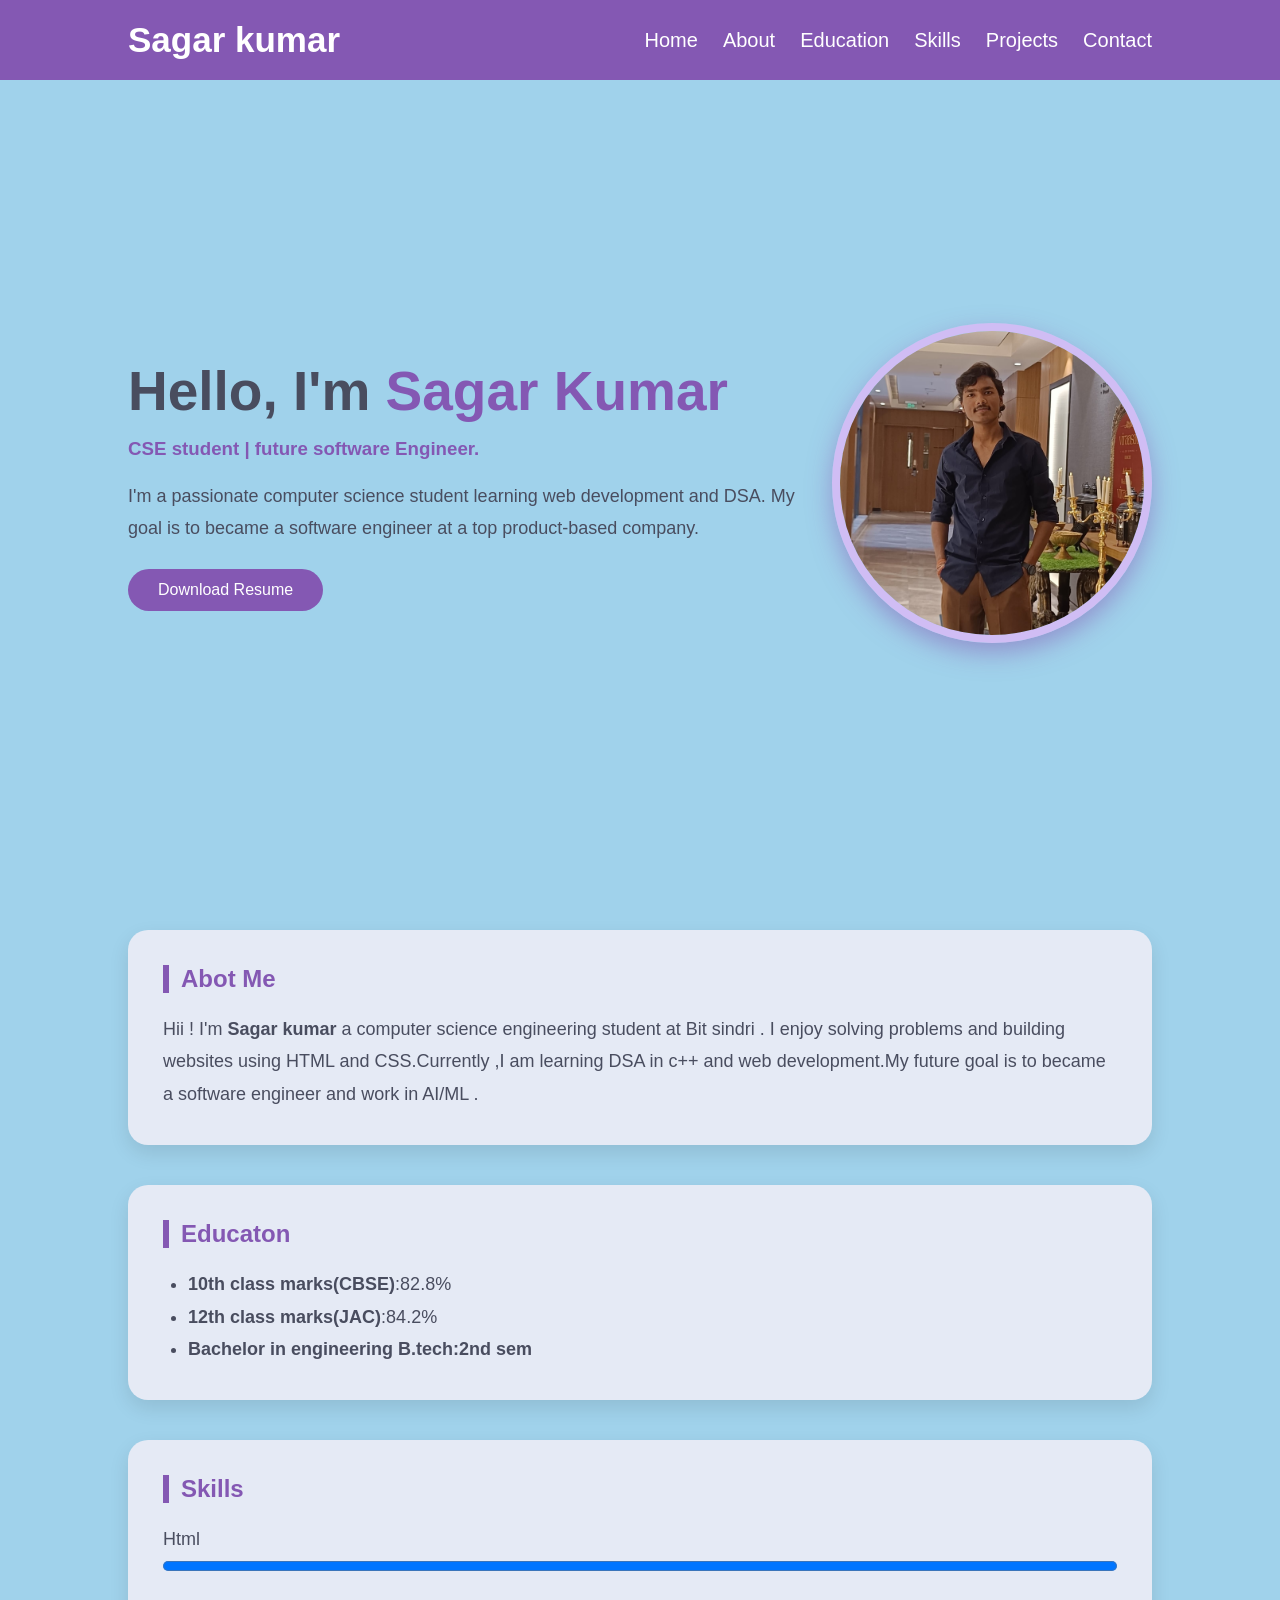
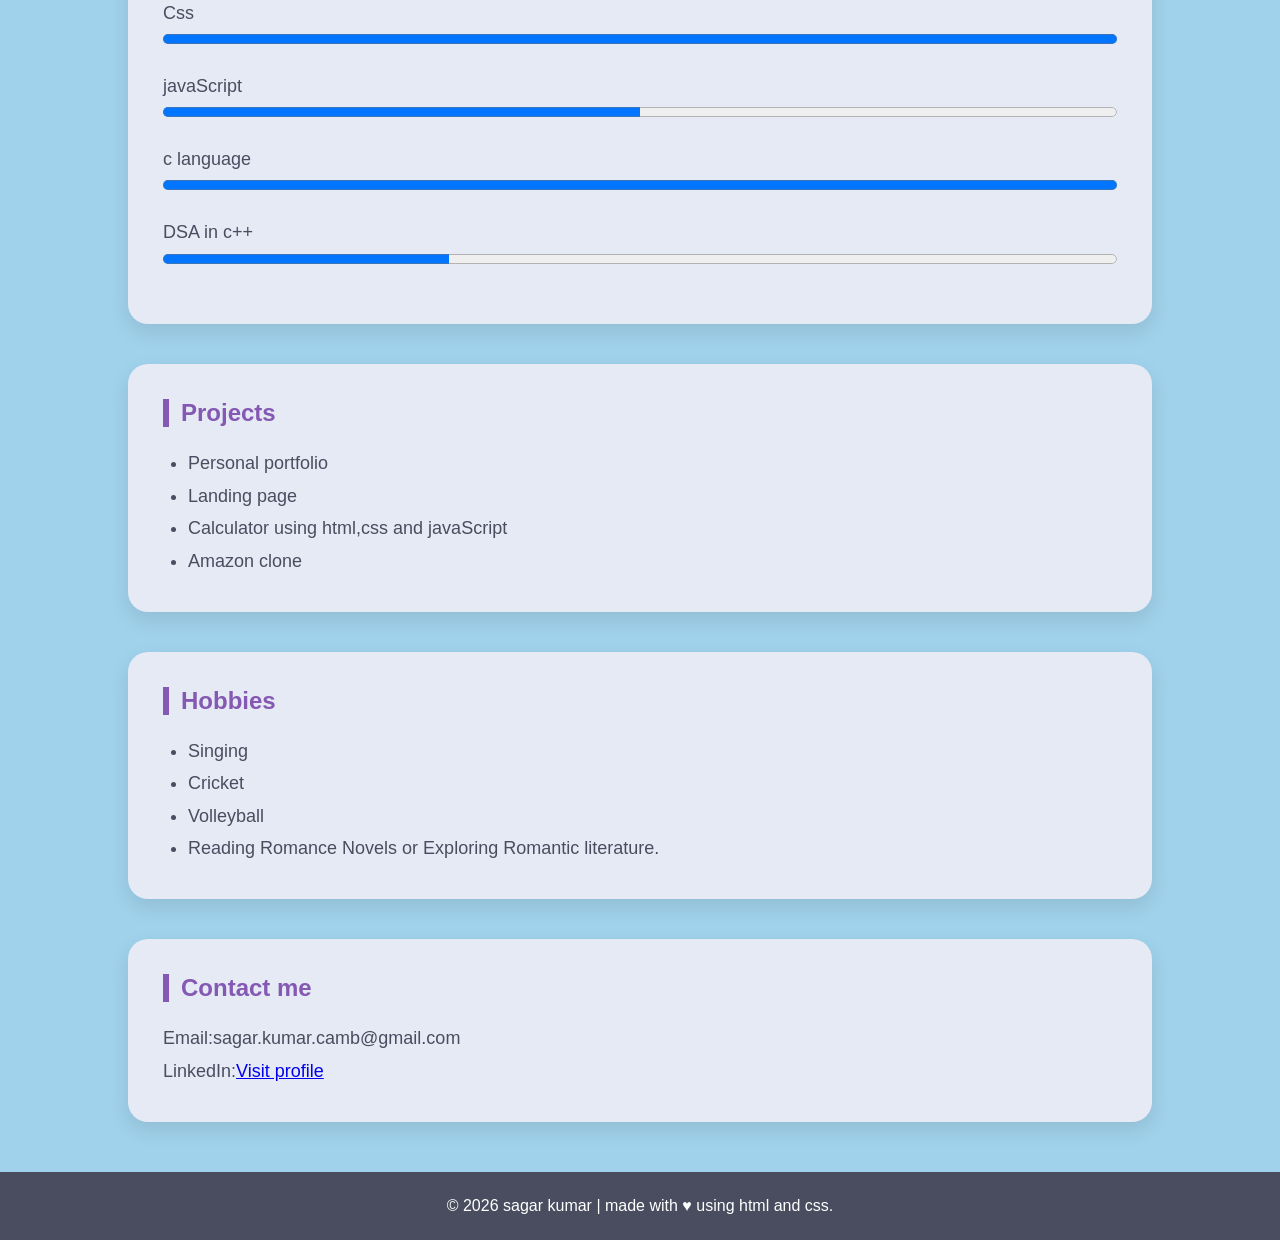
<file: index.HTML>
<!DOCTYPE html>
<html lang="en">
<head>
    <meta charset="UTF-8">
    <meta name="viewport" content="width=device-width, initial-scale=1.0">
    <title>Personal portfolio</title>
    <link rel="stylesheet" href="style3.css">
</head>
<body>
    <header>
        <nav>
         <h2 class="logo">Sagar kumar</h2>
         <ul>
            <li><a href="#">Home</a></li>
            <li><a href="#about">About</a></li>
            <li><a href="#education">Education</a></li>
            <li><a href="#skills">Skills</a></li>
            <li><a href="#projects">Projects</a></li>
            <li><a href="#contact">Contact</a></li>
         </ul>
        </nav>
    </header>
    <section class="hero">
            <div class="left">
                <h1>Hello, I'm <span>Sagar Kumar</span></h1>
                <h3>CSE student | future software Engineer.</h3>
                <p>
                    I'm a passionate computer science student learning  web development and DSA. My goal is to became a software engineer at a top product-based company.
                </p>
                <a href="#" class="btn">Download Resume</a>
            </div>
            <div class="right">
                <img  src="sagar4.jpeg" alt="sagar">
            </div>
    </section>
    <section id="about" class="card">
        <h2>Abot Me</h2>
        <p>Hii ! I'm <b>Sagar kumar</b> a computer science engineering student at Bit sindri . I enjoy solving problems  and building websites using HTML and CSS.Currently ,I am learning DSA in c++ and web development.My future goal is to became a software engineer and work in AI/ML .</p>
    </section>
    <section id="educcation" class="card">
        <h2>Educaton</h2>
        <ul>
            <li><b>10th class marks(CBSE)</b>:82.8%</li>
            <li><b>12th class marks(JAC)</b>:84.2%</li>
            <li><b>Bachelor in engineering B.tech:2nd sem</b></li>
        </ul>
    </section>
    <section id="skills" class="card">
        <h2>Skills</h2>
        <div class="skills">
            <p>Html</p>
            <progress max="100" value="100"></progress>
        </div>
        <div class="skills">
            <p>Css</p>
            <progress max="100" value="100"></progress>
        </div>
        <div class="skills">
            <p>javaScript</p>
            <progress max="100" value="50"></progress>
        </div>
        <div class="skills">
            <p>c language</p>
            <progress max="100" value="100"></progress>
        </div>
        <div class="skills">
            <p>DSA in c++</p>
            <progress max="100" value="30"></progress>
        </div>
    </section>
    <section id="projects" class="card">
        <h2>Projects</h2>
        <ul>
            <li>Personal  portfolio</li>
            <li>Landing page</li>
            <li>Calculator using html,css and javaScript</li>
            <li>Amazon clone</li>
        </ul>
    </section>
    <section id="hobbies" class="card">
        <h2>Hobbies</h2>
        <ul>
            <li>Singing</li>
            <li>Cricket</li>
            <li>Volleyball</li>
            <li>Reading Romance Novels or Exploring Romantic literature.</li>
        </ul>
    </section>
    <section id="contact" class="card">
        <h2>Contact me</h2>
         <p>Email:sagar.kumar.camb@gmail.com</p>
         <p>LinkedIn:<a a href="https://www.linkedin.com/in/sagar-kumar-307b8438a/">Visit profile</a></p>
    </section>
    <footer>
        <p>&copy; 2026  sagar kumar | made with &hearts; using html and css.</p>
    </footer>
</body>
</html>
</file>
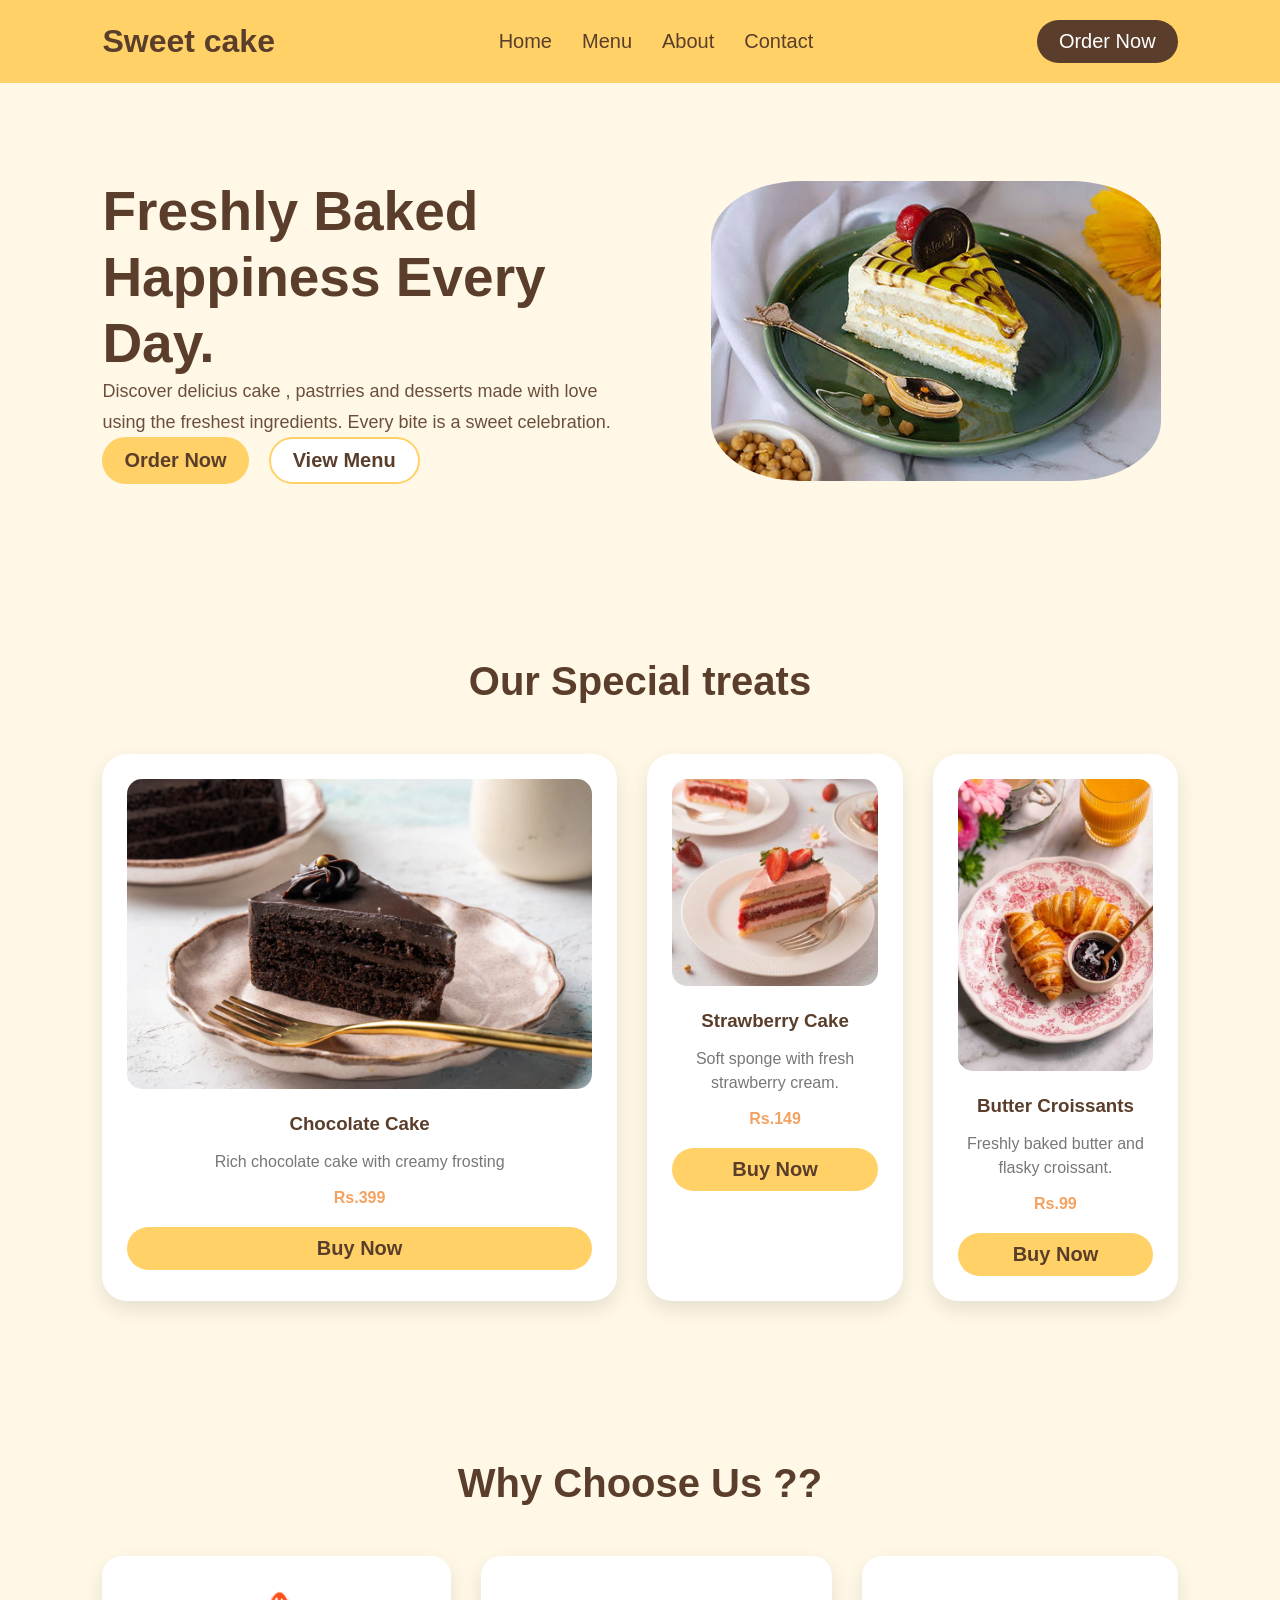
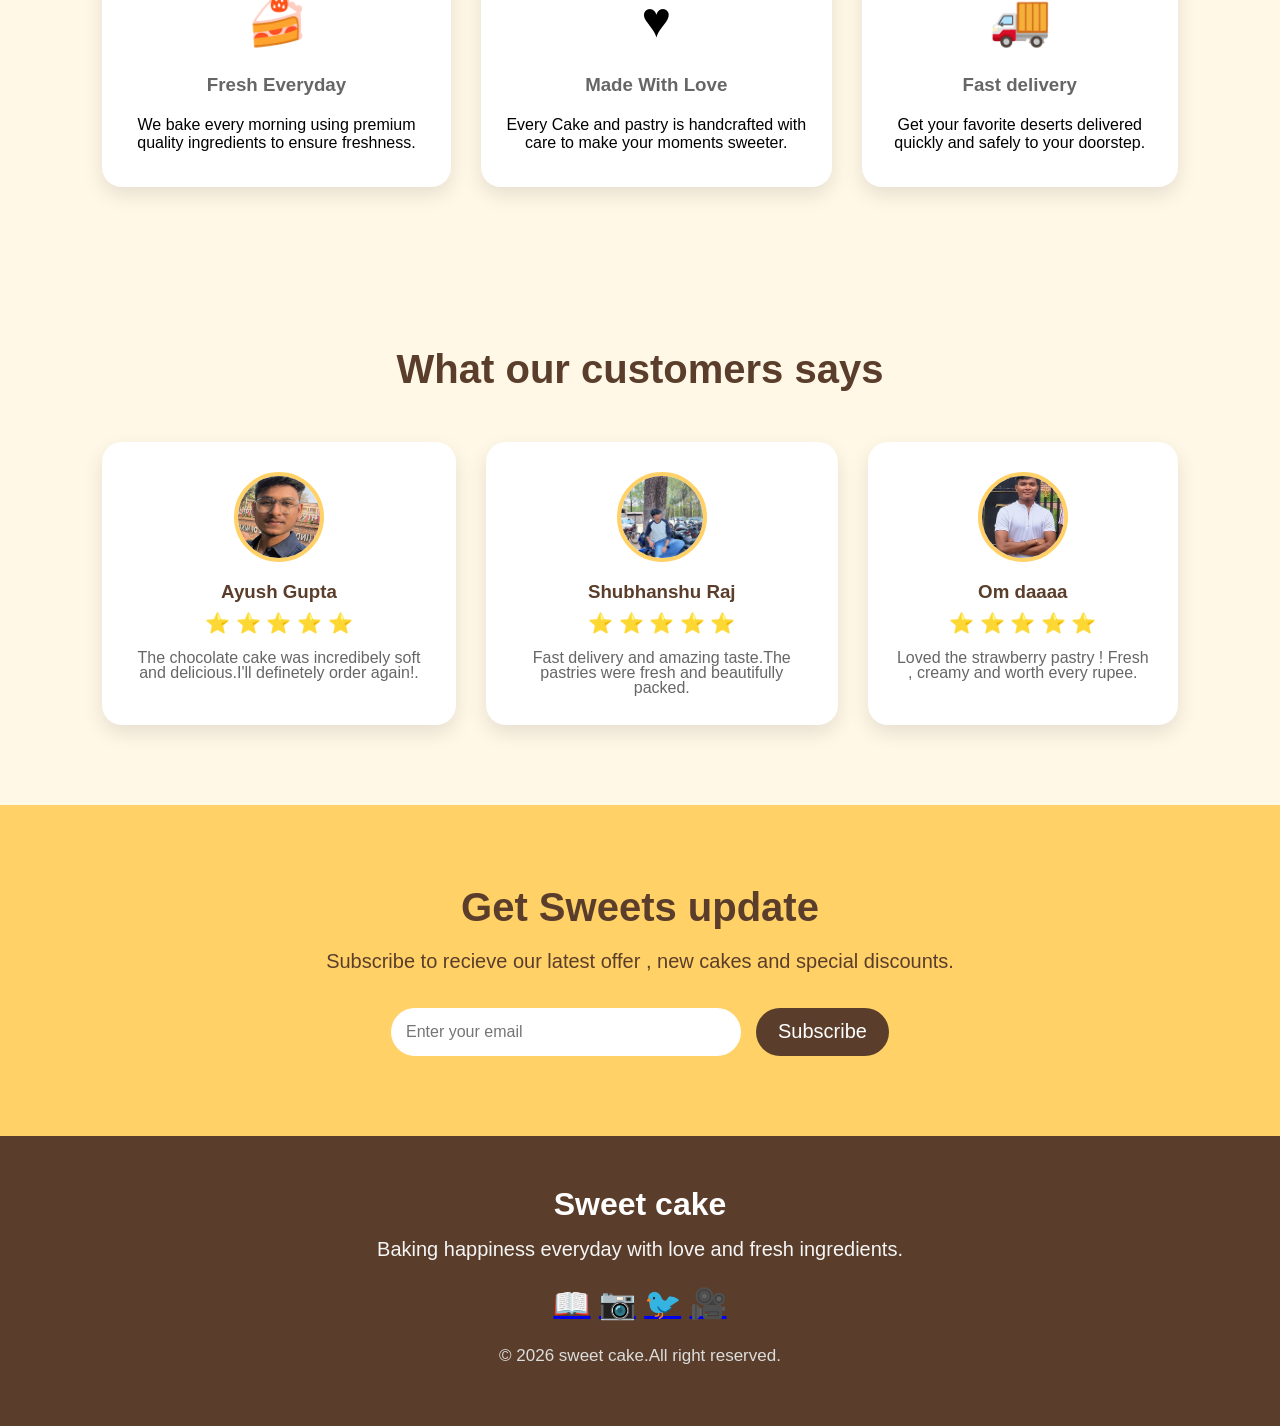
<file: folder2.0/index.html>
<!DOCTYPE html>
<html lang="en">
<head>
    <meta charset="UTF-8">
    <meta name="viewport" content="width=device-width, initial-scale=1.0">
    <title>Bakery</title>
    <link rel="stylesheet" href="style.CSS">
</head>
<body>
  <nav>
    <h2 class="logo">Sweet cake</h2>
    <ul>
        <li><a href="#">Home</a></li>
        <li><a href="#menu">Menu</a></li>
        <li><a href="#about">About</a></li>
        <li><a href="#contact">Contact</a></li>
    </ul>
    <button>Order Now</button>
  </nav>
  <section class="hero">
    <div class="hero-text">
        <h1>
            Freshly Baked <br> 
            Happiness Every Day.
        </h1>
        <p>
            Discover delicius cake , pastrries and desserts made with love using the freshest ingredients. Every bite is a sweet celebration.
        </p>
    <div class="hero-btn">
        <button class="btn1">Order Now</button>
        <button class="btn2">View Menu</button>
    </div>
    </div>
    <div class="hero-img">
        <img src="pastry.jpg" alt="pastry">
    </div>
  </section>
  <section class="featured">
    <h2>Our Special treats</h2>
    <div class="cards">
        <div class="card">
        <img src="choco.webp" alt="chocolate flavour">
        <h3>Chocolate Cake</h3>
        <p>Rich chocolate cake  with creamy frosting</p>
        <h4>Rs.399</h4>
        <button>Buy Now</button>
    </div>
    <div class="card">
        <img src="strawberry.jpg" alt="Strawberry flavour">
        <h3>Strawberry Cake</h3>
        <p>Soft sponge with fresh strawberry cream.</p>
        <h4>Rs.149</h4>
        <button>Buy Now</button>
    </div>
    <div class="card">
        <img src="butter.jpg" alt="Croissant">
        <h3>Butter Croissants</h3>
        <p>Freshly baked butter and flasky croissant.</p>
        <h4>Rs.99</h4>
        <button>Buy Now</button>
    </div>
    </div>
  </section>
  <section class="why-us">
    <h2>Why Choose Us ??</h2>
    <div class="features">
        <div class="features-box">
            <div class="icon">&#127856</div>
            <h3>Fresh Everyday</h3>
            <p> We bake every morning using  premium quality ingredients to ensure freshness.</p>
        </div>
        <div class="features-box">
            <div class="icon">&hearts;</div>
            <h3>Made With Love</h3>
            <p> Every Cake and pastry is handcrafted with care to make your moments sweeter.</p>
        </div>
        <div class="features-box">
            <div class="icon">&#128666</div>
            <h3>Fast delivery</h3>
            <p> Get your favorite deserts delivered quickly and safely to your doorstep.</p>
        </div>
    </div>
  </section>
  <section class="review">
     <h2>What our customers says</h2>
     <div class="review-container">
        <div class="review-card">
            <img src="ayy.jpeg" alt="ayush">
            <h3>Ayush Gupta</h3>
            <div class="stars">⭐ ⭐ ⭐ ⭐ ⭐</div>
            <p>The chocolate cake was incredibely soft and delicious.I'll definetely order again!.</p>
        </div>
        <div class="review-card">
            <img src="shh.jpeg" alt="shubhanshu">
            <h3>Shubhanshu Raj</h3>
            <div class="stars">⭐ ⭐ ⭐ ⭐ ⭐</div>
            <p>Fast delivery and amazing taste.The pastries were fresh and  beautifully packed.</p>
        </div>
        <div class="review-card">
            <img src="omm.jpeg" alt="Om">
            <h3>Om  daaaa</h3>
            <div class="stars">⭐ ⭐ ⭐ ⭐ ⭐</div>
            <p>Loved the strawberry pastry ! Fresh , creamy and worth every rupee.</p>
        </div>
     </div>
  </section>
  <section class="newsletter">
    <h2>Get Sweets update</h2>
    <p>
        Subscribe to recieve our latest offer , new cakes and special  discounts.
    </p>
    <div class="subscribe-box">
        <input type="email" placeholder="Enter your email">
        <button>Subscribe</button>
    </div>
  </section>
  <footer>
    <h2>Sweet cake</h2>
    <p>Baking happiness everyday with love and fresh ingredients.</p>
    <div class="social-icons">
        <a href="#">&#128214</a>
        <a href="#">&#128247</a>
        <a href="#">&#128038</a>
        <a href="#">&#127909</a>
    </div>
    <p class="copyright">
        &copy; 2026 sweet cake.All  right reserved.
    </p>
  </footer>
</body>
</html>
</file>
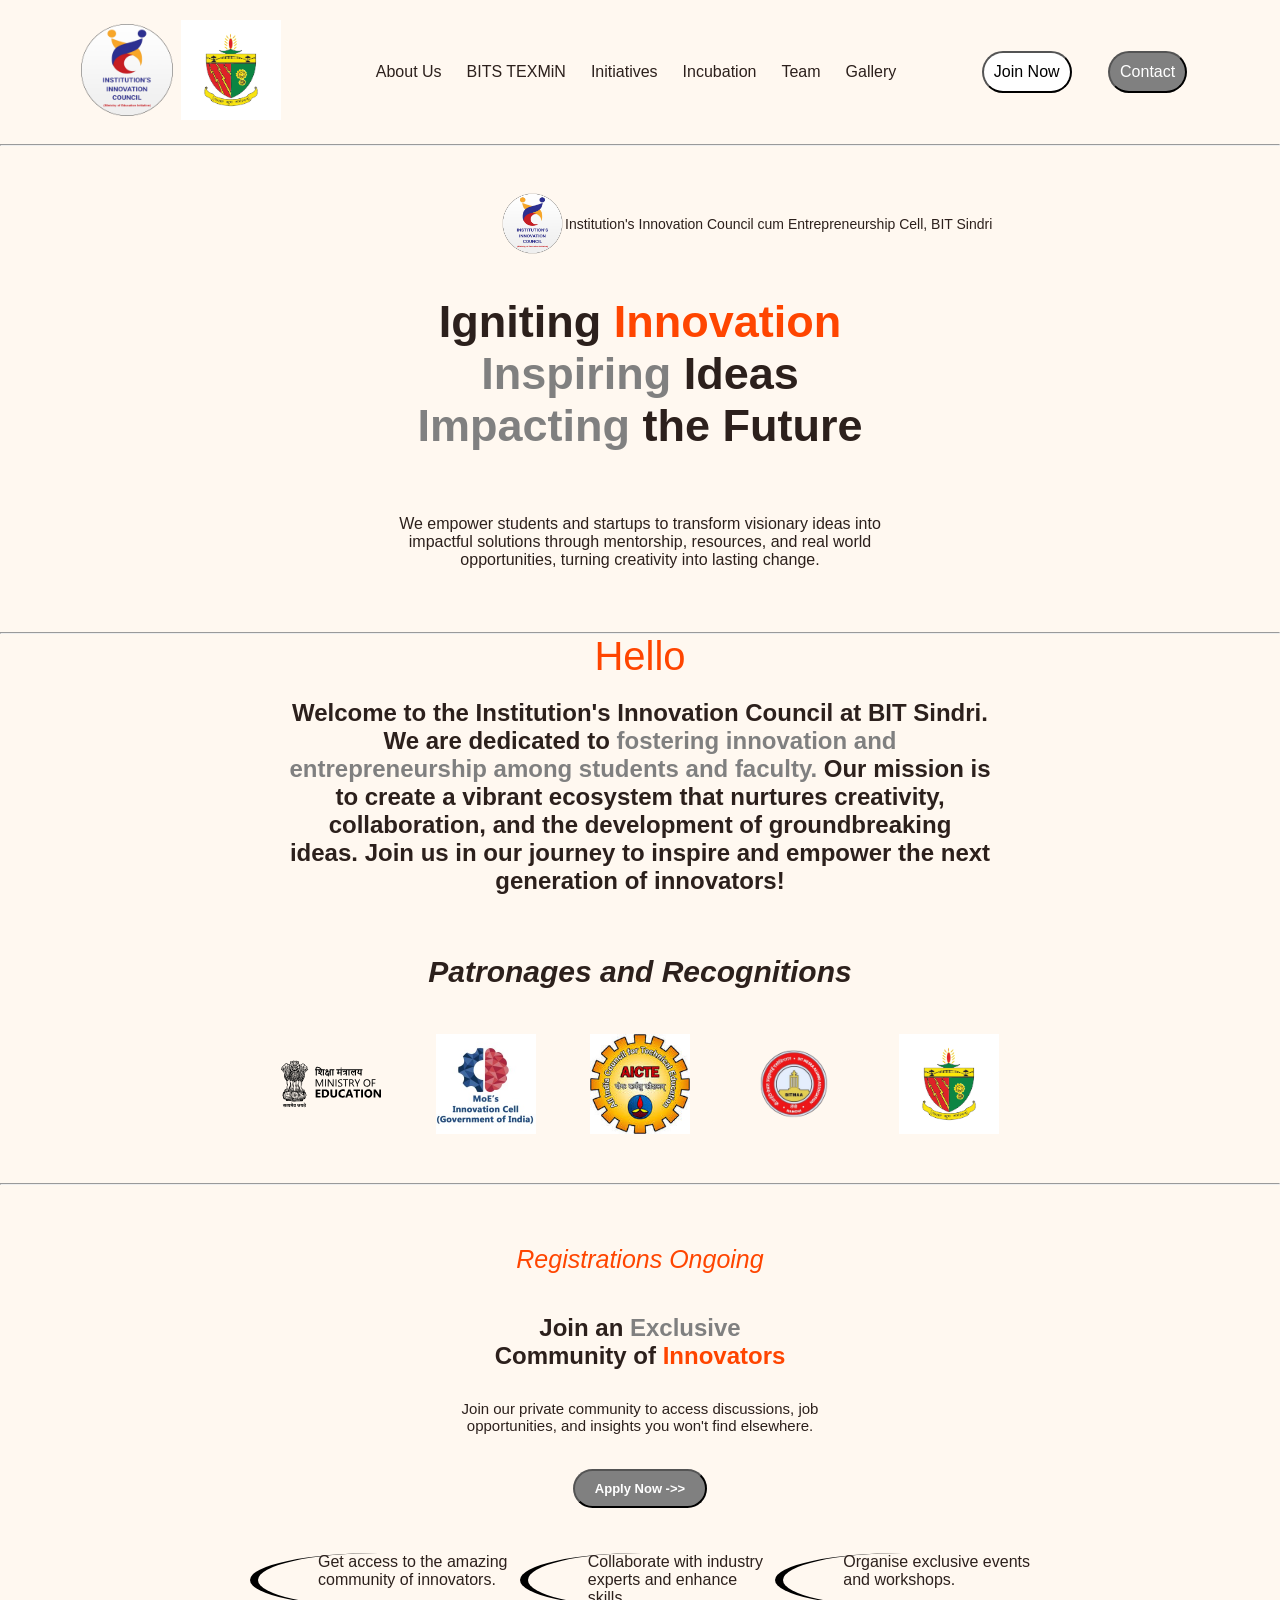
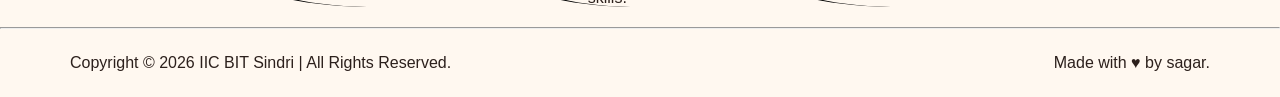
<file: folder2.0/index(iv).html>
<!DOCTYPE html>
<html lang="en">
<head>
    <meta charset="UTF-8">
    <meta name="viewport" content="width=device-width, initial-scale=1.0">
    <title>iic</title>
    <link rel="stylesheet" href="style(iv).css">
    </head>
<body>
    <header>
        <nav>
            <div class="img">
                <img src="iic logo.png" alt="iic club">
            <img src="bits logo.png" alt="bits">
            </div>
            <div class="links">
                <ul>
                    <li><a href="https://iic.bitsindri.ac.in/About">About Us</a></li>
                    <li><a href="https://iic.bitsindri.ac.in/BITS_TEXMiN">BITS TEXMiN</a></li>
                    <li><a href="https://iic.bitsindri.ac.in/Initiatives">Initiatives</a></li>
                    <li><a href="https://iic.bitsindri.ac.in/Incubation">Incubation</a></li>
                    <li><a href="https://iic.bitsindri.ac.in/Team">Team</a></li>
                    <li><a href="https://iic.bitsindri.ac.in/Gallery">Gallery</a></li>
                </ul>
            </div>
            <div class="btn">
                <button class="left-btn"><a href="https://iic.bitsindri.ac.in/Registration-form">Join Now</a></button>
                <button class="right-btn"><a href="https://iic.bitsindri.ac.in/Contact">Contact</a></button>
            </div>
        </nav>
    </header>
    <hr>
    <section class="sagar">
       <div class="upper">
        <img class="imgg" src="iic logo.png"  alt="iic">
        <p>Institution's Innovation Council cum Entrepreneurship Cell, BIT Sindri</p>
       </div>
       <div class="middle">
        <h1>Igniting  <span class="org">Innovation</span> </h1>
        <h1><span class="grey">Inspiring</span>  Ideas </h1>
        <h1><span class="grey">Impacting</span> the Future</h1>
       </div>
       <div class="lower">
        <p>We empower students and startups to transform visionary ideas into<br> impactful solutions through mentorship, resources, and real world<br> opportunities, turning creativity into lasting change.</p>
       </div>
    </section>
    <hr>
    <section sagarr>
        <div class="upr">
           <p>Hello</p>
        </div>
    </section>
    <section class="mid1">
        <h3>Welcome to the Institution's Innovation Council at BIT Sindri.<br> We are dedicated to <span class="gry">fostering innovation and<br> entrepreneurship among students and faculty.</span> Our mission is <br>to create a vibrant ecosystem that nurtures creativity, <br>collaboration, and the development of groundbreaking <br>ideas. Join us in our journey to inspire and empower the next<br> generation of innovators!</h3>
        <div class="mid2">
            <p><i>Patronages and Recognitions</i></p>
        </div>
        <div class="low">
            <img class="immg" src="im1.svg" alt="erroe">
            <img class="immg" src="im2.jpg" alt="erroe">
            <img class="immg" src="im3.jpg" alt="erroe">
            <img class="immg" src="im4.png" alt="erroe">
            <img class="immg" src="bits logo.png" alt="erroe">
        </div>
    </section>
    <hr>
    <section class="last">
       <div class="upr2">
        <p><i>Registrations Ongoing</i></p>
       </div>
       <div class="mid21">
        <h1>Join an <span class="g">Exclusive</span><br>Community of <span class="o">Innovators</span></h1>
       </div>
       <div class="mid22">
        <p>Join our private community to access discussions, job <br> opportunities, and insights you won't find elsewhere.


</p>
       </div>
       <div class="btnn">
        <button class="lbtn"><a href="https://iic.bitsindri.ac.in/Registration-form">Apply Now    ->></a></button>
       </div>
       <div class="low2">
        <div class="smallp"><p>Get access to the amazing<br> community of innovators.</p></div>
        <div class="smallp"><p>Collaborate with industry<br> experts and enhance<br> skills.</p></div>
        <div class="smallp"><p>Organise exclusive events<br> and workshops.</p></div>
       </div>
    </section>
 <hr>
 <footer>
    <div class="foot">
        <div class="para1"><p>Copyright &copy; 2026 IIC BIT Sindri | All Rights Reserved.</p></div>
        <div class="para2"><p>Made with &hearts; by sagar.</p></div>
    </div>
 </footer>
</body>
</html>
</file>
<file: style3.css>
*{
    padding:0;
    margin:0;
    box-sizing:border-box;
    font-family:'popins',sans-serif;
    scroll-behavior:smooth;
}
body{
    color:#494D5F;
    background-color:#A0D2EB;
}
nav{
    display:flex;
    justify-content:space-between;
    align-items:center;
    padding:20px 10%;
    background-color:#8458B3;
}
.logo{
    color:white;
    font-size:35px;
    font-weight:bold;
}
nav ul{
    display:flex;
    list-style:none;
}
nav ul li{
    margin-left:25px;
}
nav ul li a{
    color:white;
    text-decoration:none;
    font-size:20px;
}
nav ul li a:hover{
    transform:scale(1.2);
    color:#D0BDF4;
}
.hero{
    display:flex;
    justify-content:space-between;
    align-items:center;
    padding:70px 10%;
    min-height:90vh;
}
.left h1{
    font-size:55px;
    margin-bottom:15px;
}
.left span{
    color:#8458B3;
}
.left h3{
    color:#8458B3;
    margin-bottom:20px;
}
.left p{
    line-height:1.8;
    font-size:18px;
}
.btn{
    display:inline-block;
    margin-top:25px;
    padding:12px 30px;
    color:white;
    background-color:#8458B3;
    text-decoration:none;
    border-radius:30px;
    transition:.3s;
}
.btn:hover{
    background-color:#494D5F;
}
.right{
    width:40%;
    text-align:center;
}
.right img{
    width:320px;
    height:320px;
    object-fit:cover;
    border-radius:50%;
    border:8px solid #D0BDF4;
    box-shadow: 0 10px 25px rgba(132,88,179,.5);
}
.right img:hover{
    box-shadow: 0 10px 25px rgba(132,88,179,1);
}
.card{
    width:80%;
    margin:40px  auto;
    background-color: #E5EAF5;
    padding:35px;
    border-radius:20px;
    box-shadow:0 8px 20px rgba(0,0,0,0.1);
    transition:.3s;
}
.card:hover{
    transform:scale(1.05);
}
.card h2{
    color:#8458B3;
    margin-bottom:20px;
    border-left:6px solid #8458B3;
    padding-left:12px;
}
.card p,.card li{
    font-size:18px;
    line-height:1.8;
}
.card ul{
    padding-left:25px;
}
.skills{
    margin:20px 0;
}
progress{
    width:100%;
    height:20px;
}
footer{
    background-color:#494D5F;
    color:white;
    text-align:center;
    padding:25px;
    margin-top:50px;
}
@media(max-width:768px) {
    nav{
        flex-direction:column;
    }
    nav ul{
        margin-top:15px;
        flex-wrap:wrap;
        justify-content:center;
    }
    .hero{
        flex-direction: column-reverse;
        text-align: center;
    }
    .left,.right{
        width:100%;
    }
    .left h1{
        font-size:40px;
    }
    .right img{
        width:250px;
        height:250px;
        margin-bottom:30px;
    }
    .card{
        width:90%;
    }
}
</file>
<file: folder2.0/style.CSS>
*{
    margin:0;
    padding:0;
    box-sizing:border-box;
    font-family:'poppins',sans-serif;
}
body{
    background-color:#FFF8E7;
}
nav{
    display:flex;
    justify-content:space-between;
    align-items:center;
    padding:20px 8%;
    background-color:#FFD166;
}
.logo{
    color:#5A3E2B;
    font-size:32px;
}
nav ul{
    display:flex;
    list-style:none;
}
nav ul li{
    margin:0 15px;
    font-size:20px;
}
nav ul li a{
    text-decoration:none;
    color:#5A3E2B;
    font-weight:500;
}
button{
    padding:10px 22px;
    border:none;
    border-radius:25px;
    color:white;
    background-color:#5A3E2B;
    cursor:pointer;
    font-size:20px;
    transition:.3s;
}
button:hover{
    background-color:#F4A261;
    transform:scale(1.05);
}
.hero{
    display:flex;
    justify-content:space-between;
    align-items:center;
    padding:70px 8%;
}
.hero-text{
    width:50%;
}
.hero-text h1{
    font-size:55px;
    color:#5A3E2B;
    line-height:1.2;
}
.hero-text{
    margin:25px 0;
    color:#6B4F3B;
    font-size:18px;
    line-height:1.7;
}
.hero-btn{
    display:flex;
    gap:20px;
}
.btn1{
    color:#5A3E2B;
    background:#FFD166;
    font-weight:bold;
}
.btn1:hover{
    background-color:#F4A261;
}
.btn2{
    font-weight:bold;
    color:#5A3E2B;
    background-color:white;
    border:2px solid #FFD166;
}
.btn2:hover{
    background-color:#FFD166;
}
.hero-img{
    display:flex;
    width:45%;
    justify-content:center;
}
.hero-img img{
    width:450px;
    max-width:100%;
    border-radius:20%;
}
.featured{
    padding:80px 8%;
    text-align:center;
}
.featured h2{
    color:#5A3E2B;
    font-size:40px;
    margin-bottom:50px;
}
.cards{
    display:flex;
    justify-content:space-between;
    gap:30px;
}
.card{
    background:white;
    border-radius:25px;
    padding:25px;
    box-shadow:0 8px 20px rgba(0,0,0,0.1);
    transition:.3s;
}
.card:hover{
    transform:translateY(-10px);
}
.card img{
    width:100%;
    border-radius:15px;
    margin-bottom:20px;
}
.card h3{
   color:#5A3E2B;
   margin-bottom:15px;
}
.card p{
    color:#777;
    margin-bottom:15px;
    line-height:1.5;
}
.card h4{
    color:#F4A261;
    margin-bottom:20px;
}
.card button{
    width:100%;
    color:#5A3E2B;
    background:#FFD166;
    font-weight:bold;
}
.card button:hover{
    background-color:#F4A261;
}
.why-us{
    background-color:#FFF8E7;
    padding:80px 8%;
    text-align:center;
}
.why-us h2{
    font-size:40px;
    color:#5A3E2B;
    margin-bottom:50px;
}
.features{
    display:flex;
    justify-content:space-between;
    gap:30px;
}
.features-box{
    background:white;
    padding:35px 25px;
    border-radius:20px;
    box-shadow:0 8px 20px rgba(0,0,0,0.1); 
    transition:0.3s;
}
.features-box:hover{
    transform:translateY(-10px);
}
.icon{
    font-size:50px;
    margin-bottom:20px;
}
.features-box h3{
    color:#666;
    line-height:1.7;
    margin-bottom:15px;
}
.review{
    padding:80px  8%;
    text-align:center;
}
.review h2{
    font-size:40px;
    color:#5A3E2B;
    margin-bottom:50px;
}
.review-container{
    display:flex;
    justify-content:space-between;
    gap:30px;
}
.review-card{
    background-color:#ffffff;
    padding:30px 25px;
    border-radius:20px;
    box-shadow:0 8px 20px rgba(0,0,0,0.1);
    transition:0.3s;
}
.review-card:hover{
    transform:translateY(-10px);
}
.review-card img{
    height:90px;
    width:90px;
    border-radius:50%;
    object-fit:cover;
    margin-bottom:15px;
    border:4px solid  #FFD166;
}
.review-card h3{
    color:#5A3E2B;
    margin-bottom:8px;
}
.stars{
    font-size:20px;
    margin-bottom:15px;
}
.review-card p{
    color:#666;
    line-height:15px;
}
.newsletter{
    background-color:#FFD166;
    padding:80px 8%;
    text-align:center;
}
.newsletter h2{
    color:#5A3E2B;
    font-size:40px;
}
.newsletter p{
    margin:20px 0 35px;
    color:#5A3E2B;
    font-size:20px;
}
.subscribe-box{
    display:flex;
    justify-content:center;
    gap:15px;
    flex-wrap:wrap;
}
.subscribe-box input{
    width:350px;
    max-width:1000px;
    padding:15px;
    border:none;
    border-radius:30px;
    outline:none;
    font-size:16px;
}
.subscribe-box button{
    color:white;
    background:#5A3E2B;
}
footer{
    color:#ffffff;
    background-color:#5A3E2B;
    text-align:center;
    padding:50px 8%;
}
footer h2{
    font-size:32px;
    margin-bottom:15px;
}
footer p{
    font-size:20px;
    color:#f5f5f5;
    margin:10px 0;
}
.social-icons{
    margin:25px 0;
    font-size:30px;
}
.social-icons a:hover{
    transform:scale(1.01);
}
.copyright{
    margin-top:25px;
    font-size:17px;
    color:#ddd;
}
@media(max-width:768px){
    nav{
        flex-direction:column;
        gap:15px;
    }
    nav ul{
        flex-direction:column;
        align-items:center;
        gap:10px;
    }
    .hero{
        flex-direction:column-reverse;
        text-align:center;
    }
    .hero-text,.hero-img{
        width:100%;
    }
    .hero-btn{
        justify-content:center;
        flex-wrap:wrap;
    }
    .cards,.features,.review-container{
        flex-direction:column;
    }
    .card,.feature-box,.review-card{
        width:100%;
    }
    .subscribe-box{
        flex-direction:column;
        align-items:center;
    }
    .subscribe-box input{
        width:100%;
    }
}
</file>
<file: folder2.0/style(iv).css>
*{
    padding:0;
    margin:0;
    box-sizing: border-box;
    font-family:"popins",sans-serif;
    scroll-behavior: smooth;
}
body{
    background-color:#FFF8F0;
    color:#2c201c;
}
nav{
    display:flex;
    justify-content: space-between;
    align-items:center;
    padding:20px 6%;
    position:sticky;
}
nav img{
    height:100px;
    width:100px;
}
nav ul{
    display:flex;
    list-style:none;
}
nav ul li{
    margin-left:25px;
}
nav ul li a{
    text-decoration:none;
    color:#2c201c;
}
nav ul li a:hover{
    color:green;
}
button{
    margin: 0 16px;
    padding:10px;
    border-radius:25px;
}
.left-btn{
    color:black;
    background-color:white;
}
.left-btn:hover{
    transform:scale(1.06);
    box-shadow:0 8px 20px rgba(0,0,0,0.7)
}
.right-btn{
    color:white;
    background-color: grey;
}
.right-btn:hover{
    transform:scale(1.06);
    box-shadow:0 8px 20px rgba(0,0,0,0.7)
}
.upper{
    display:flex;
    align-items: center;
    text-align: center;
    padding-left: 500px;
    margin:45px 0 0 0;
    font-weight:lighter;
    font-size:14px;
}
.upper img{
    height:65px;
    width:65px;
}
.upper p{
    font-weight: lighter;
    letter-spacing: normal;
}
.middle{
    text-align: center;
    margin-top:40px;
    font-weight:bolder;
    font-size: 30px;
}
.org{
    color:orangered;
}
.grey{
    color:grey;
}
.lower{
    text-align: center;
    margin:63px;
}
.upr{
    text-align: center;
    font-size: 40px;
    color:orangered;
}
.mid1{
    text-align: center;
    margin-top: 20px;
    font-weight: 900;
}
.mid1 h3{
    font-weight: 775;
    font-size: 24px;
}
.mid1 h3 span{
    color:grey;
}
.mid2{
    margin-top: 60px;
}
.mid2 p{
    font-size: 30px;
    font-weight: lighter;
}
.low{
    margin:20px;
}
.low img{
  height:100px;
  width:100px;
  margin:25px;
}
.upr2{
    margin-top: 60px;
    text-align: center;
    font-size: 25px;
}
.upr2 p{
    color:orangered;
}
.mid21{
     text-align: center;
     font-weight: 700;
     margin-top: 40px;
}
.g{
    color:grey;
}
.o{
    color:orangered;
}
.mid22{
    margin-top:30px;
    text-align:center;
    font-size: 15px;
}
.btnn{
    text-align:center;
    margin-top: 35px;
}
.lbtn{
    color:white;
    background-color: grey;
    padding:10px 20px;
}
.lbtn a{
    text-decoration: none;
    font-size:13px;
    font-weight: bold;
    color:white;
}
.lbtn:hover{
    transform: scale(1.1);
    box-shadow: 0 8px 20px black;
}
.low2{
    margin:20px 250px;
    margin-top: 45px;
    display:flex;
    justify-content: space-between;
} 
.smallp{
    border-left:8px solid black;
    border-radius: 50%;
    padding-left: 60px;
}
.foot{
    margin:25px 70px;
    display:flex;
    justify-content: space-between;
}
/* ===========================
   Responsive Design
=========================== */

/* Tablets (768px and below) */
@media (max-width: 768px) {

    nav{
        flex-direction: column;
        gap: 15px;
        padding: 15px 5%;
    }

    nav ul{
        flex-wrap: wrap;
        justify-content: center;
        gap: 15px;
    }

    nav ul li{
        margin-left: 0;
    }

    nav img{
        height:80px;
        width:80px;
    }

    button{
        margin:10px 5px;
    }

    .upper{
        padding-left:0;
        justify-content:center;
        flex-direction:column;
        margin-top:30px;
        text-align:center;
    }

    .middle{
        font-size:24px;
        padding:0 20px;
    }

    .lower{
        margin:40px 20px;
    }

    .upr{
        font-size:32px;
    }

    .mid1 h3{
        font-size:22px;
        padding:0 15px;
    }

    .mid2 p{
        font-size:22px;
        padding:0 15px;
    }

    .low{
        display:flex;
        flex-wrap:wrap;
        justify-content:center;
    }

    .low img{
        height:80px;
        width:80px;
    }

    .upr2{
        font-size:22px;
    }

    .mid22{
        padding:0 20px;
    }

    .low2{
        margin:40px 20px;
        flex-direction:column;
        gap:25px;
        align-items:center;
    }

    .smallp{
        border-left:none;
        border-top:5px solid black;
        border-radius:0;
        padding-left:0;
        padding-top:15px;
        text-align:center;
    }

    .foot{
        flex-direction:column;
        align-items:center;
        gap:20px;
        margin:30px 20px;
        text-align:center;
    }
}


/* Mobile Devices (480px and below) */
@media (max-width:480px){

    nav{
        padding:15px;
    }

    nav img{
        width:70px;
        height:70px;
    }

    nav ul{
        flex-direction:column;
        align-items:center;
        gap:12px;
    }

    .upper img{
        width:50px;
        height:50px;
    }

    .upper p{
        font-size:13px;
    }

    .middle{
        font-size:20px;
        padding:0 10px;
    }

    .upr{
        font-size:28px;
    }

    .mid1 h3{
        font-size:18px;
    }

    .mid2 p{
        font-size:18px;
    }

    .upr2{
        font-size:20px;
    }

    .mid22{
        font-size:14px;
    }

    .low img{
        width:65px;
        height:65px;
        margin:15px;
    }

    button{
        width:100%;
        max-width:220px;
    }

    .lbtn{
        width:100%;
        max-width:220px;
    }

    .foot{
        font-size:14px;
    }
}
.left-btn a{
     color:black;
     text-decoration: none;
     font-size:16px;
}
.right-btn a{
     color:white;
     text-decoration: none;
     font-size:16px;
}
</file>
